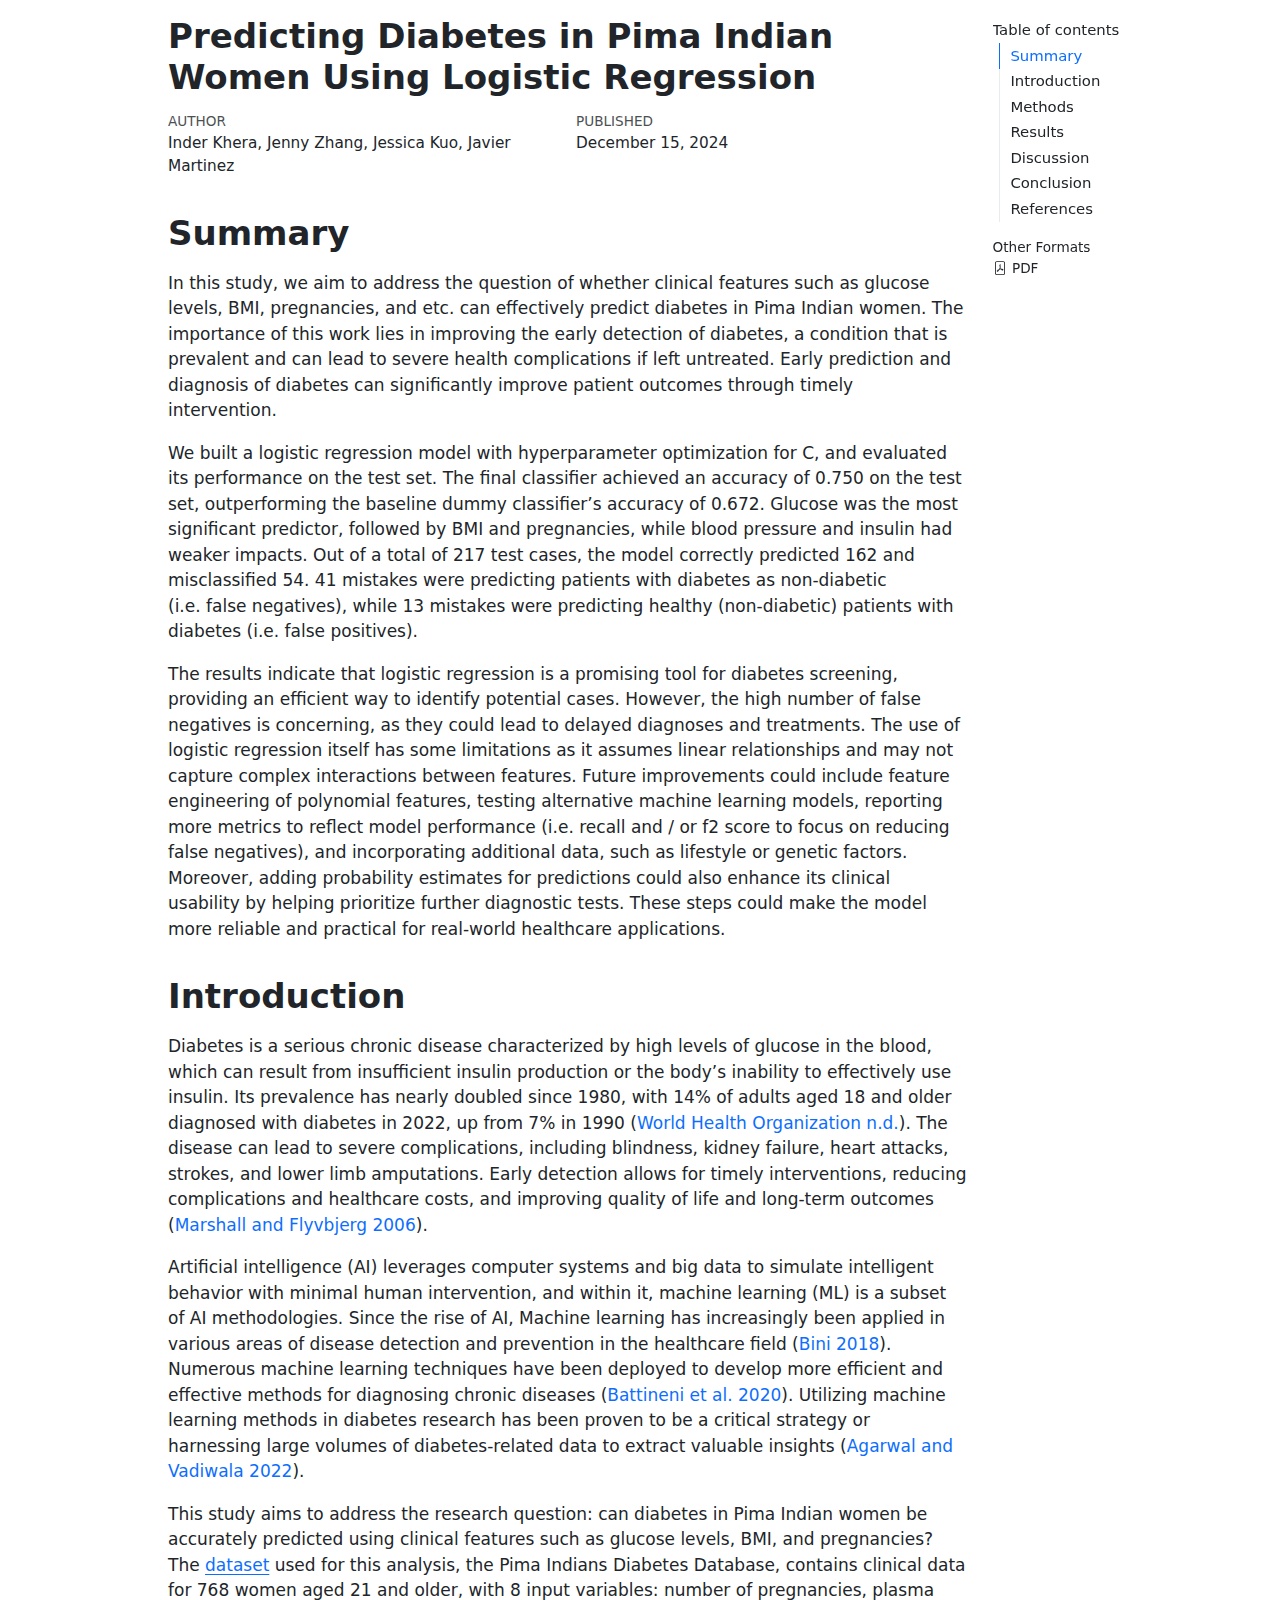
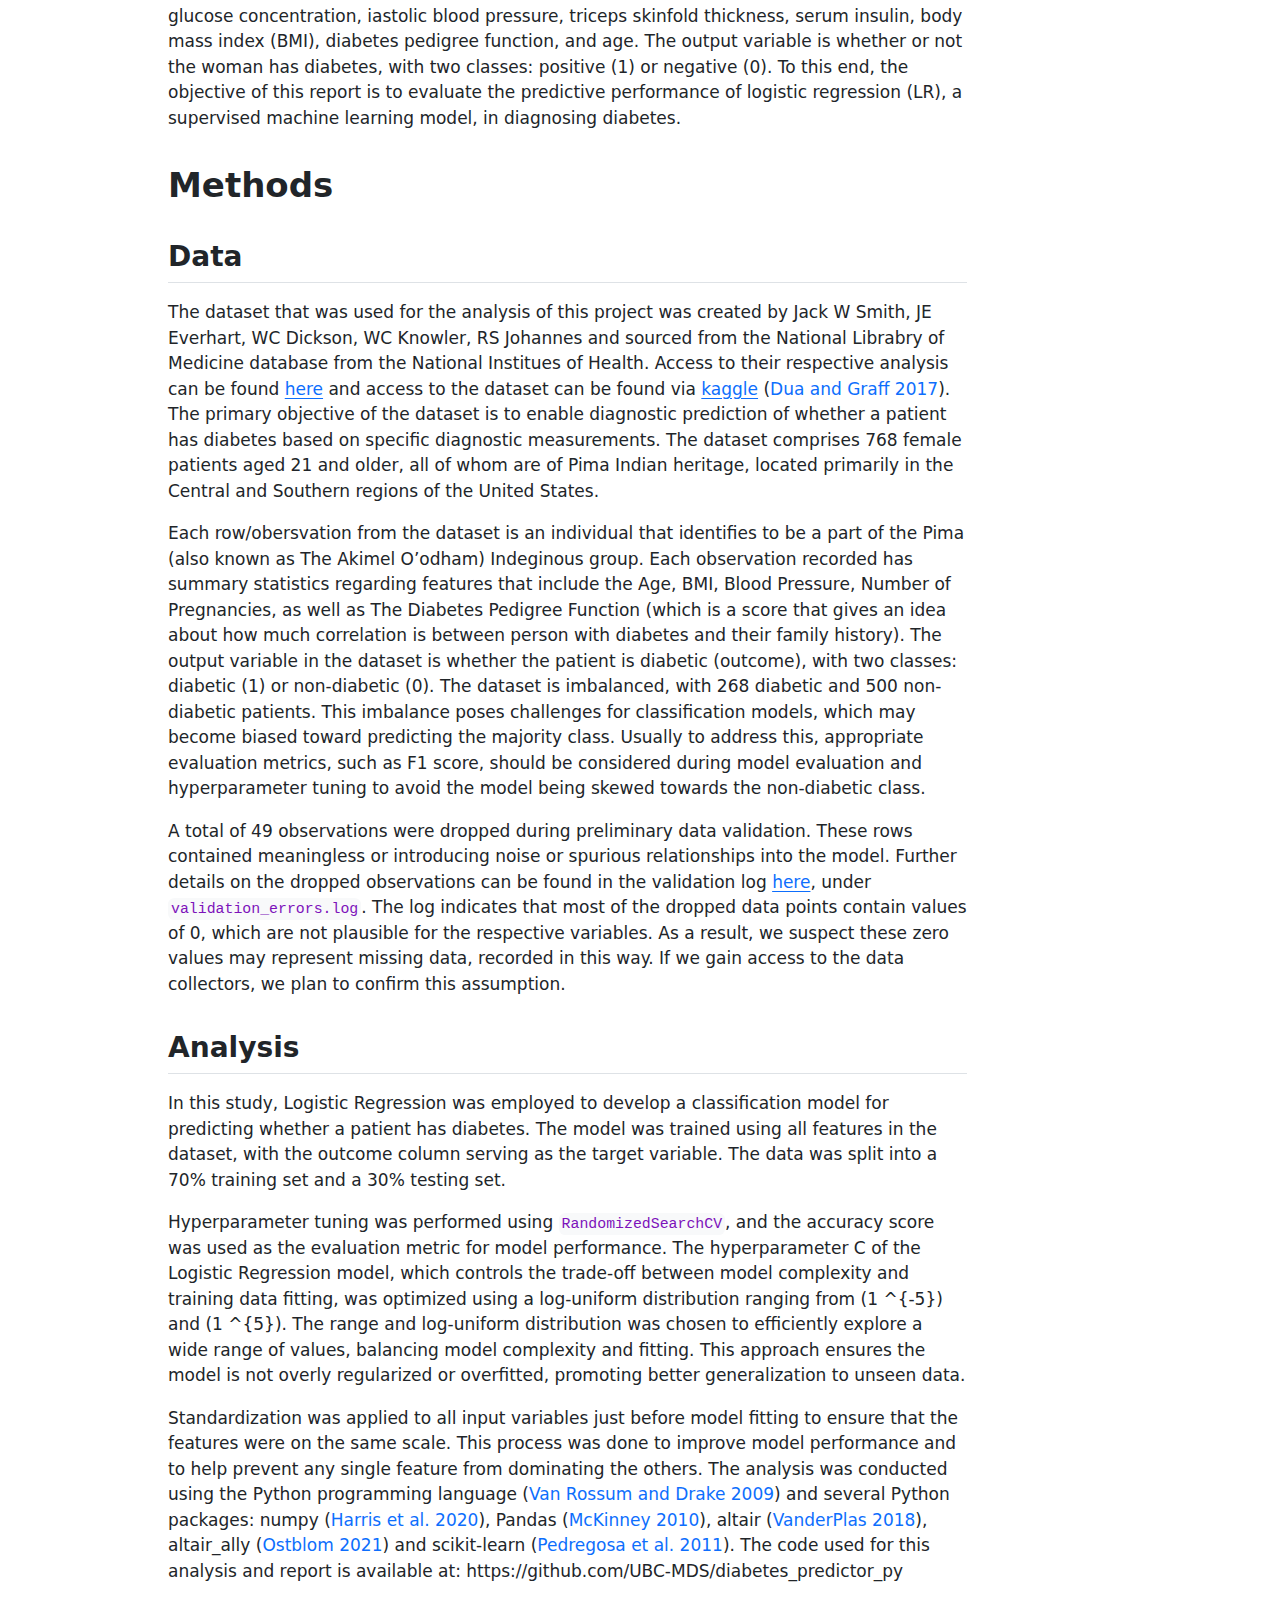
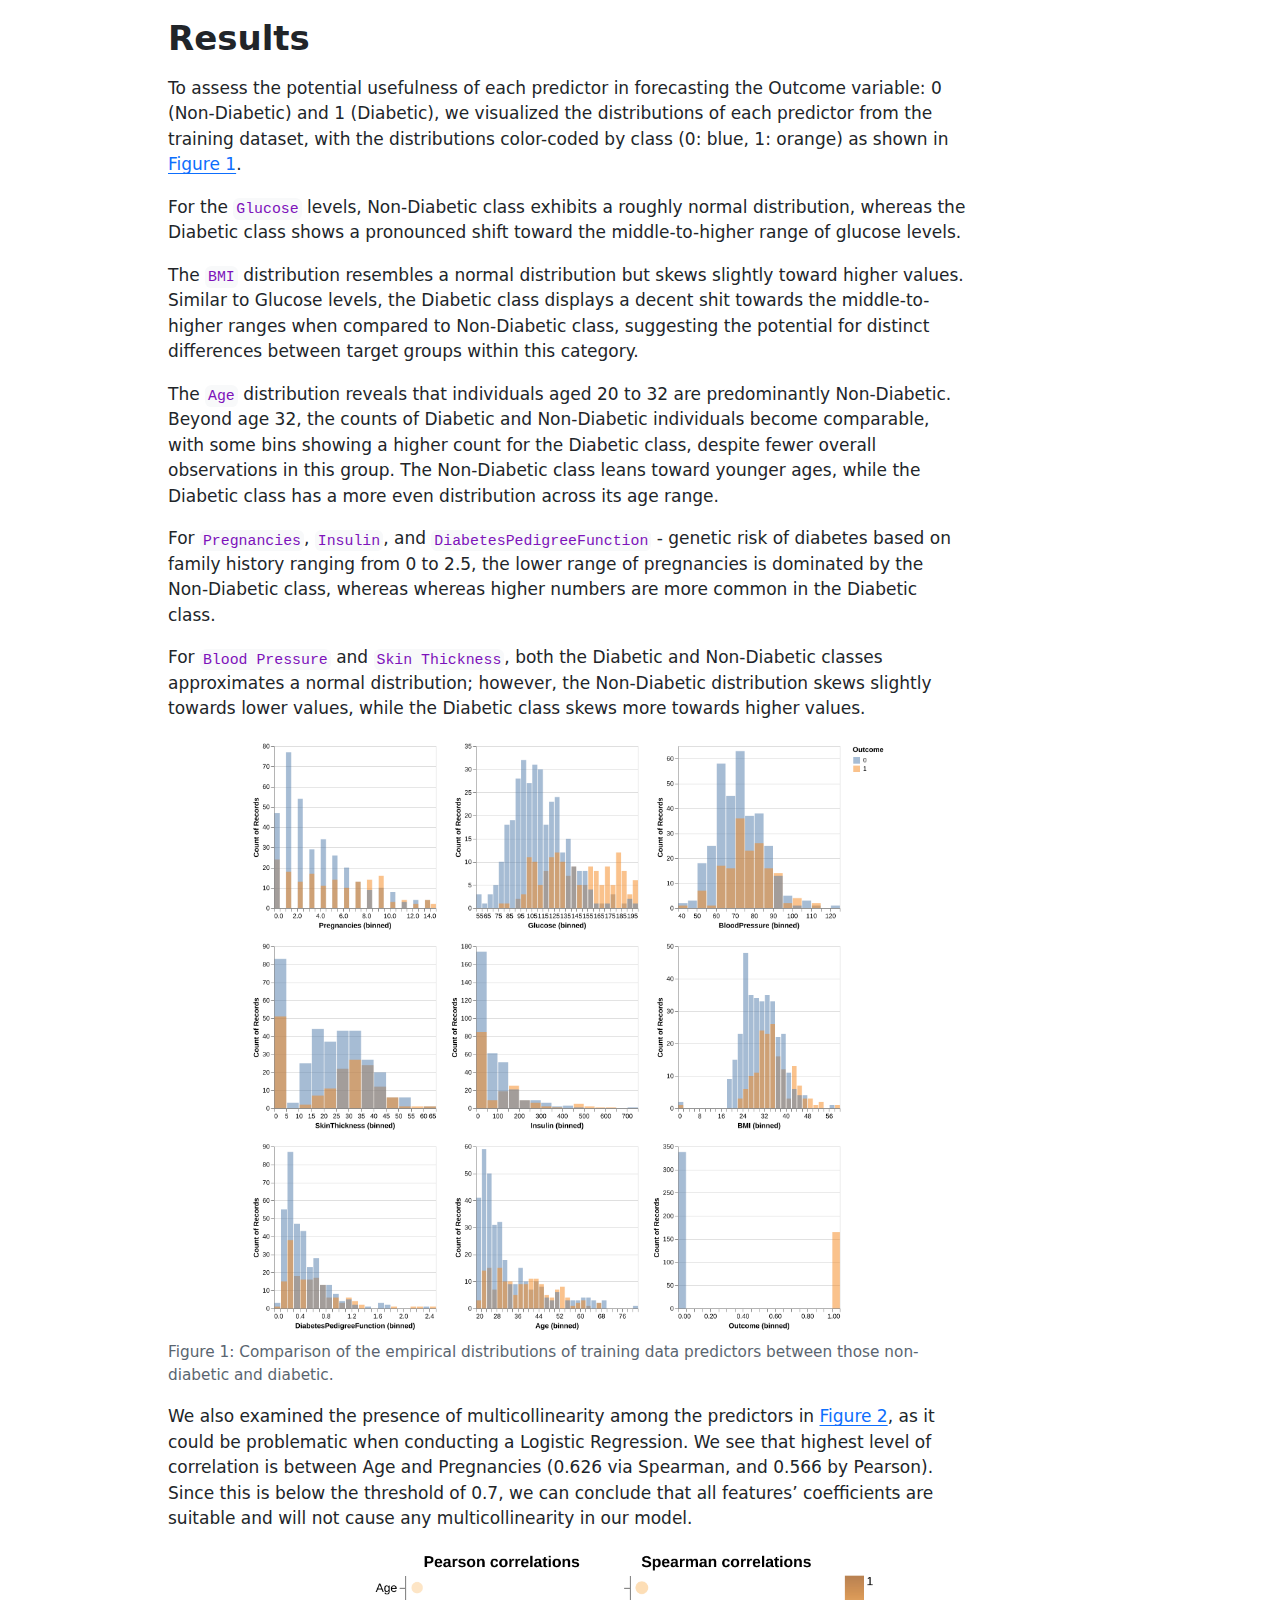
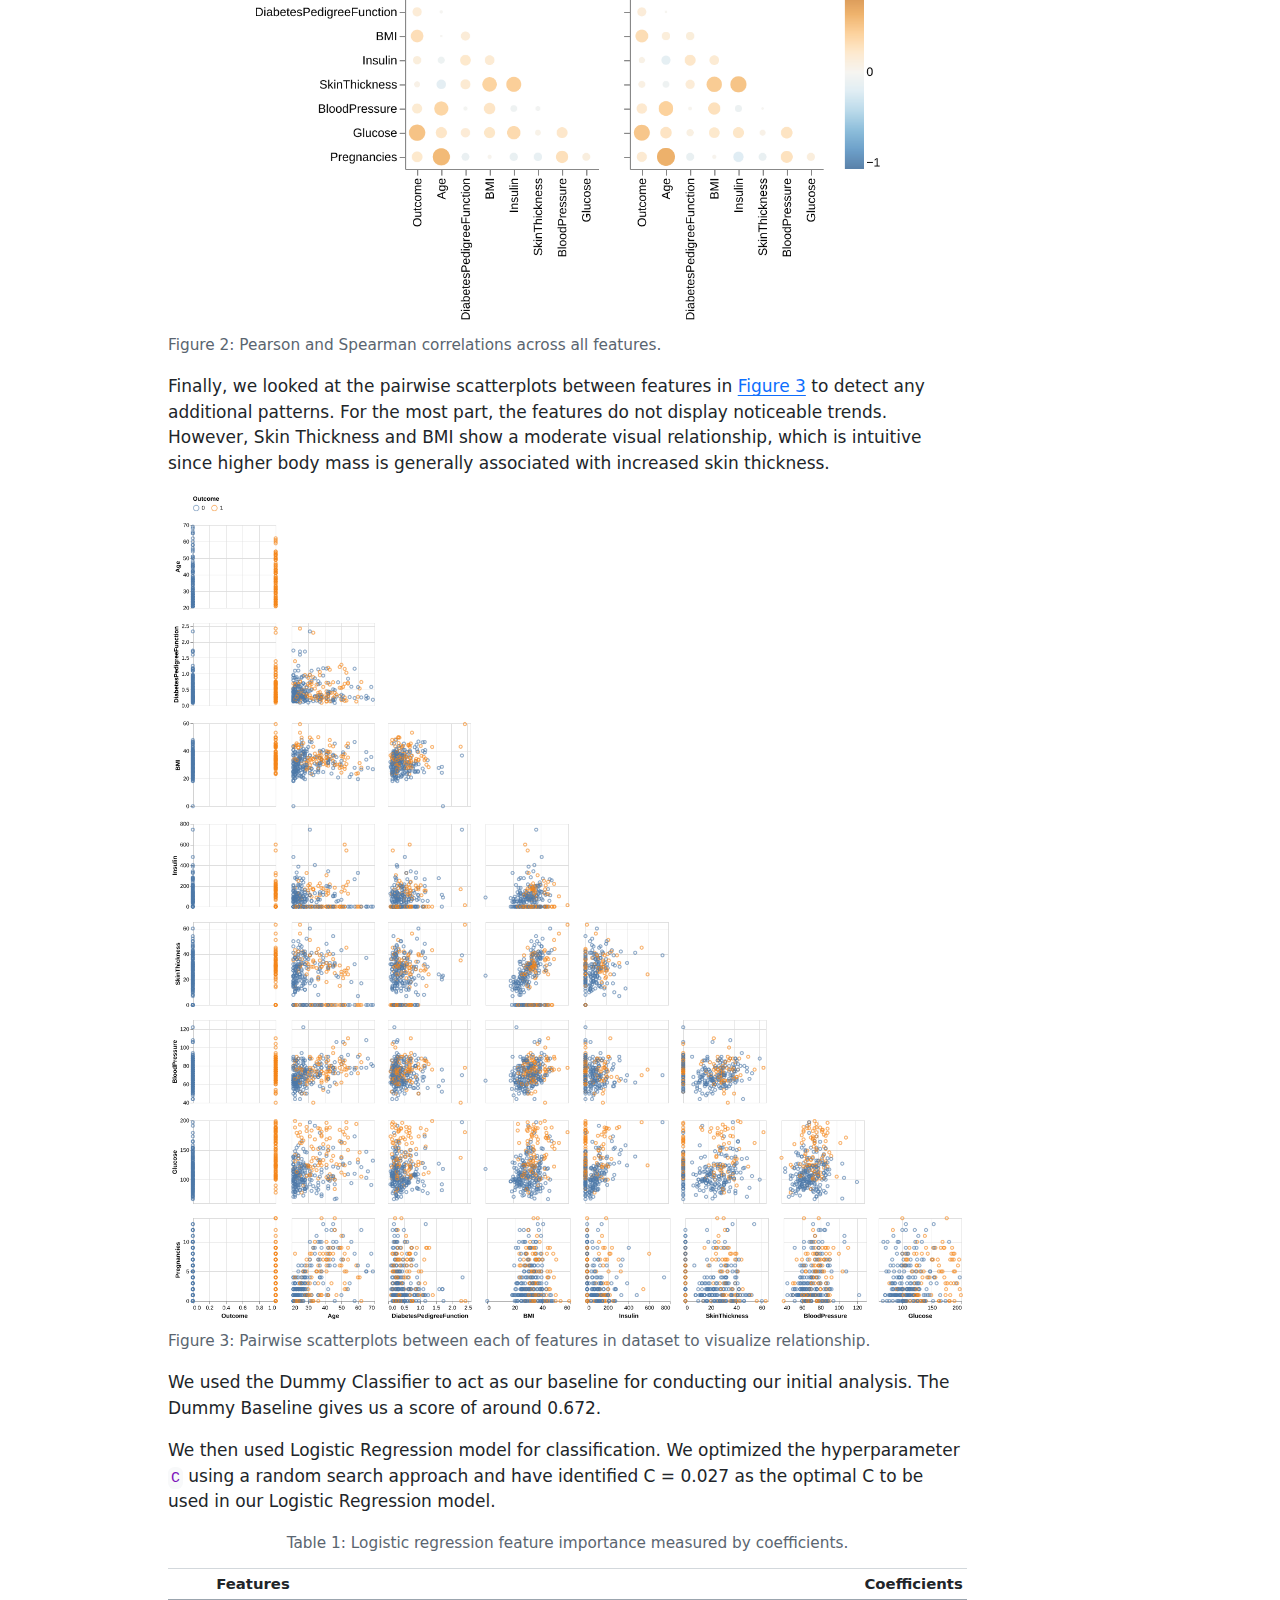
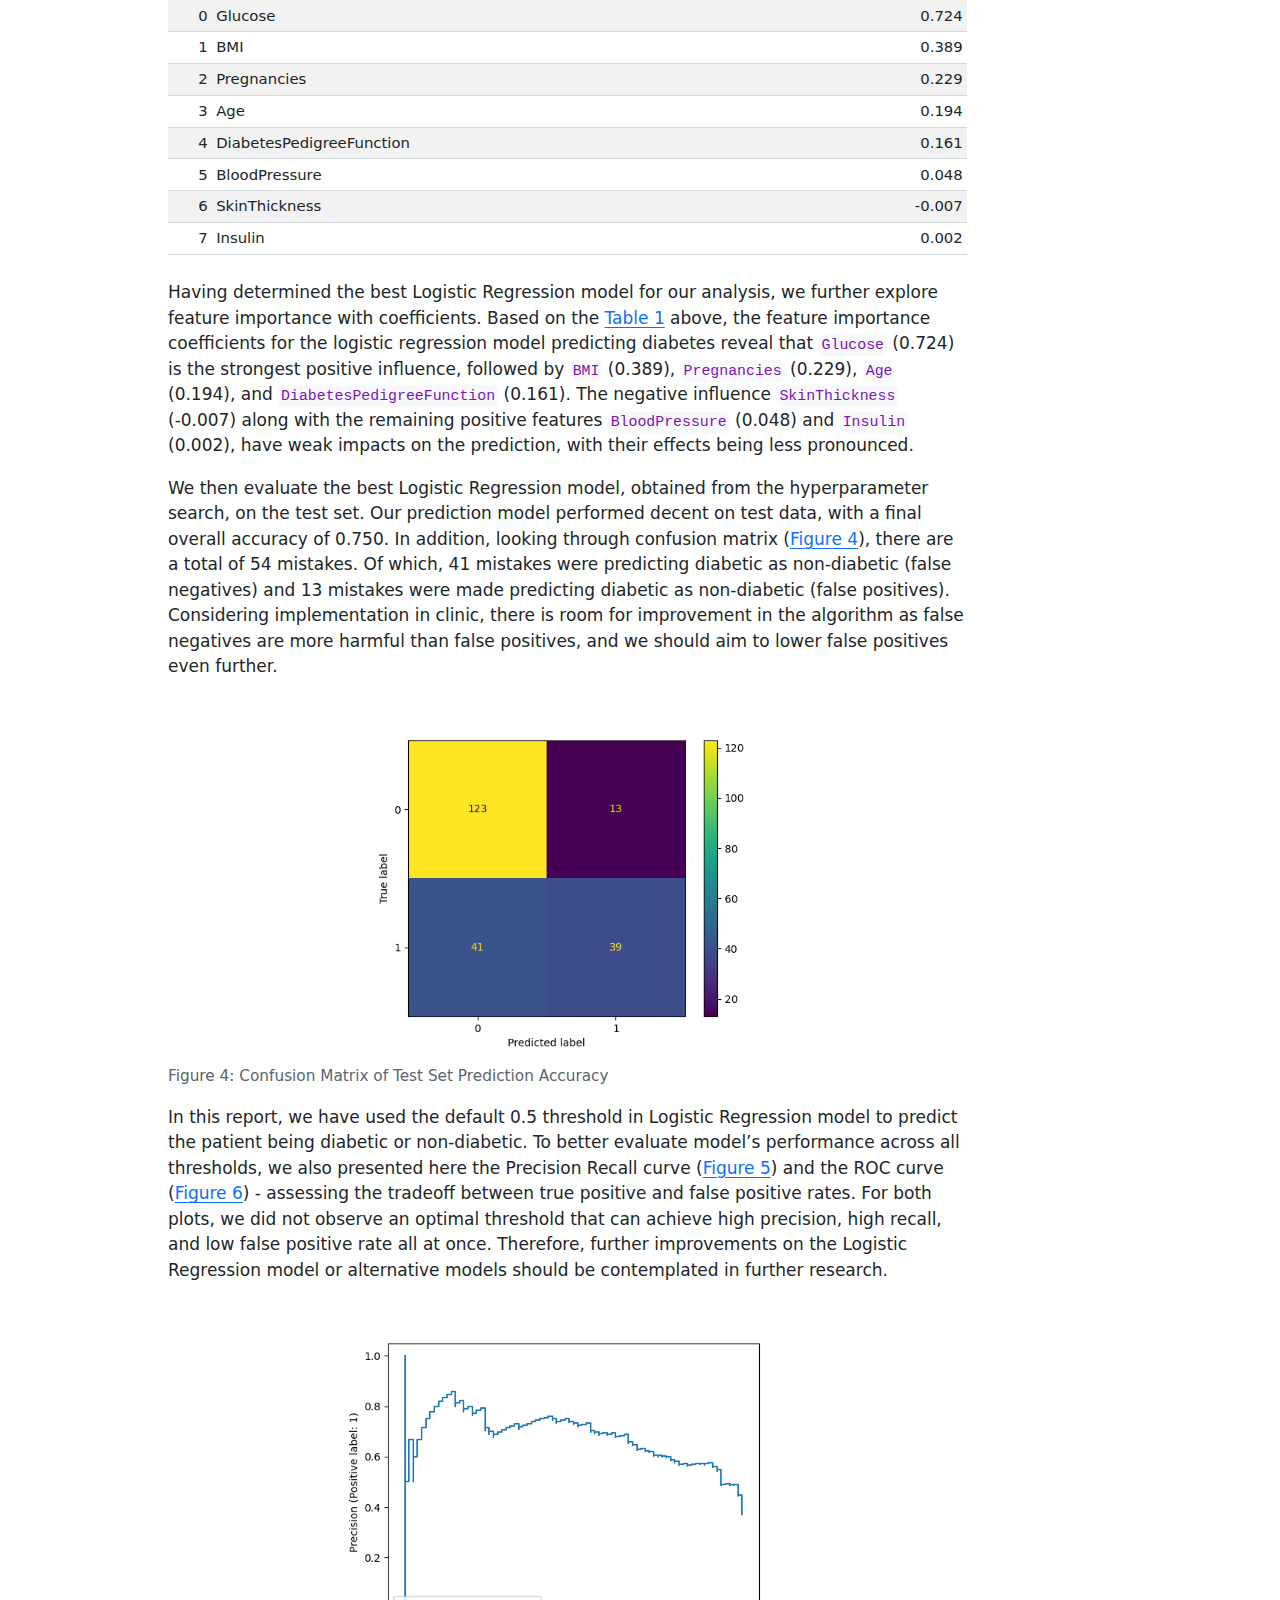
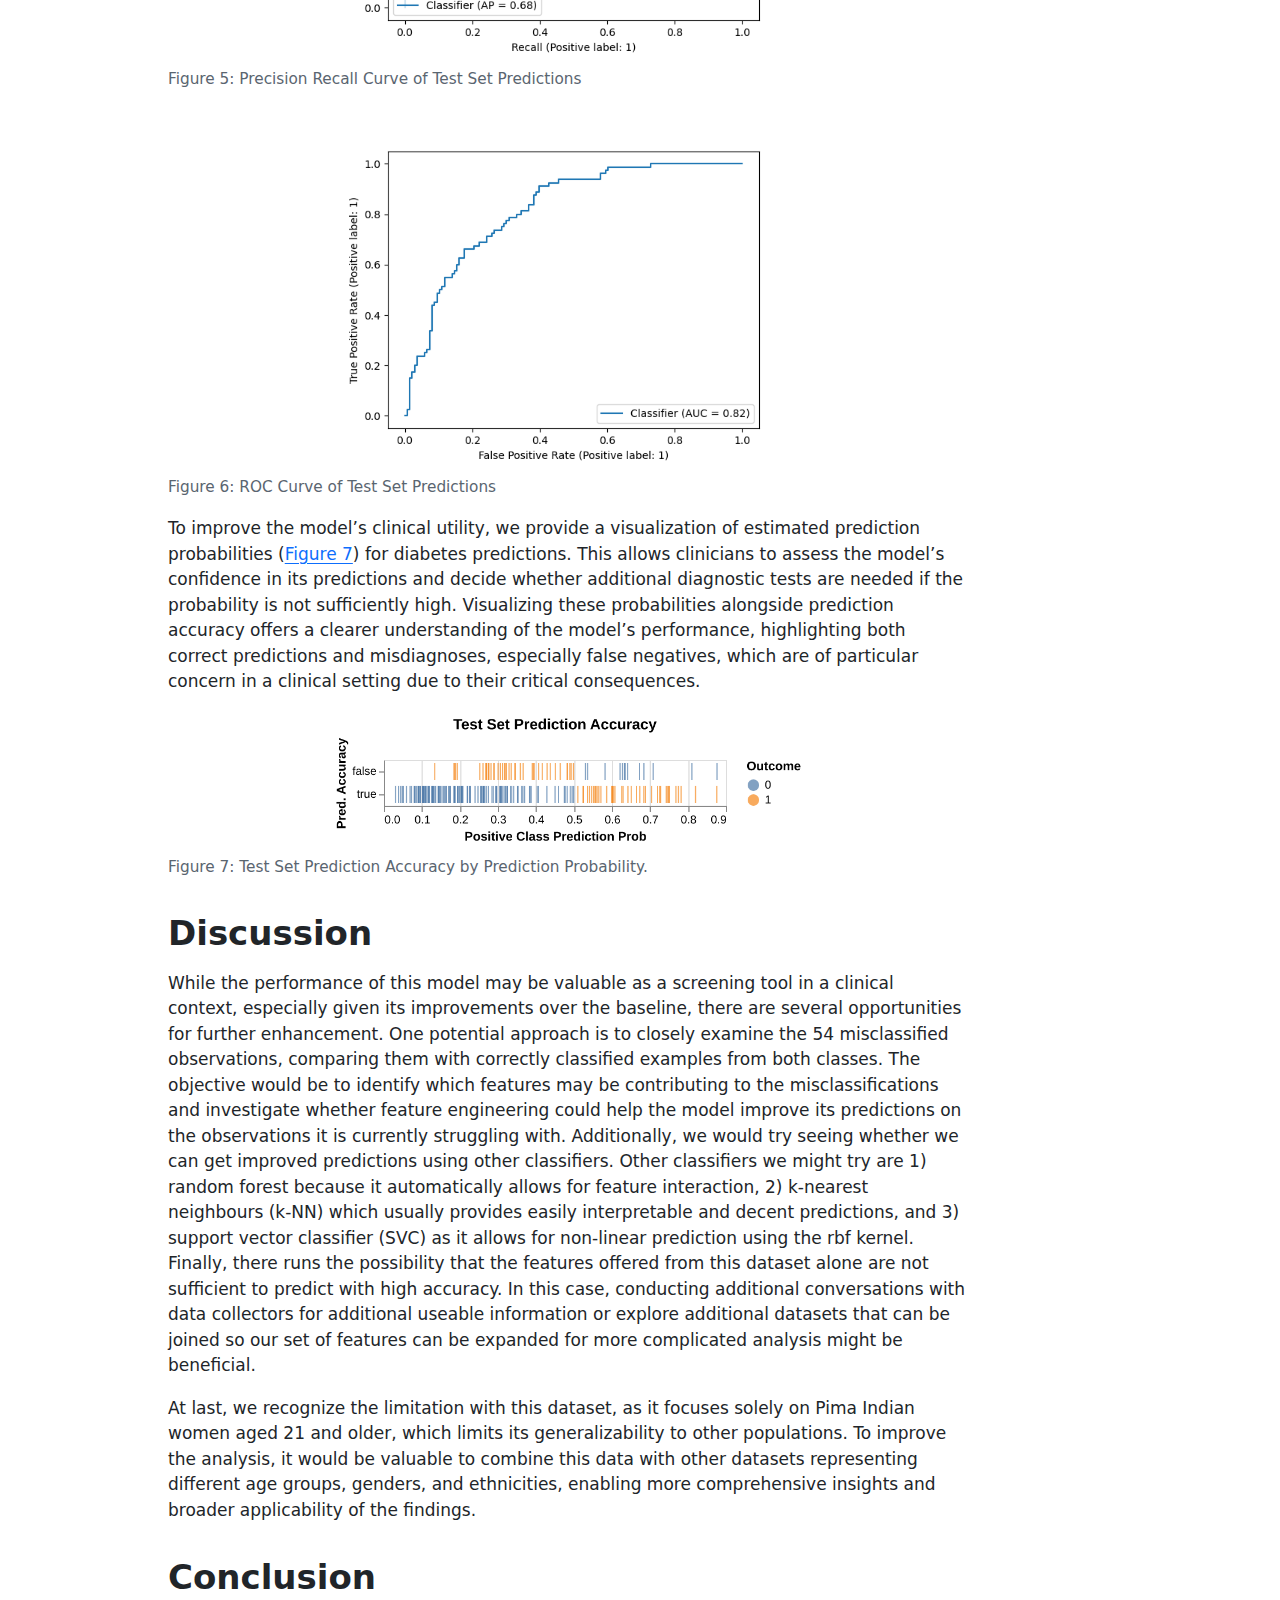
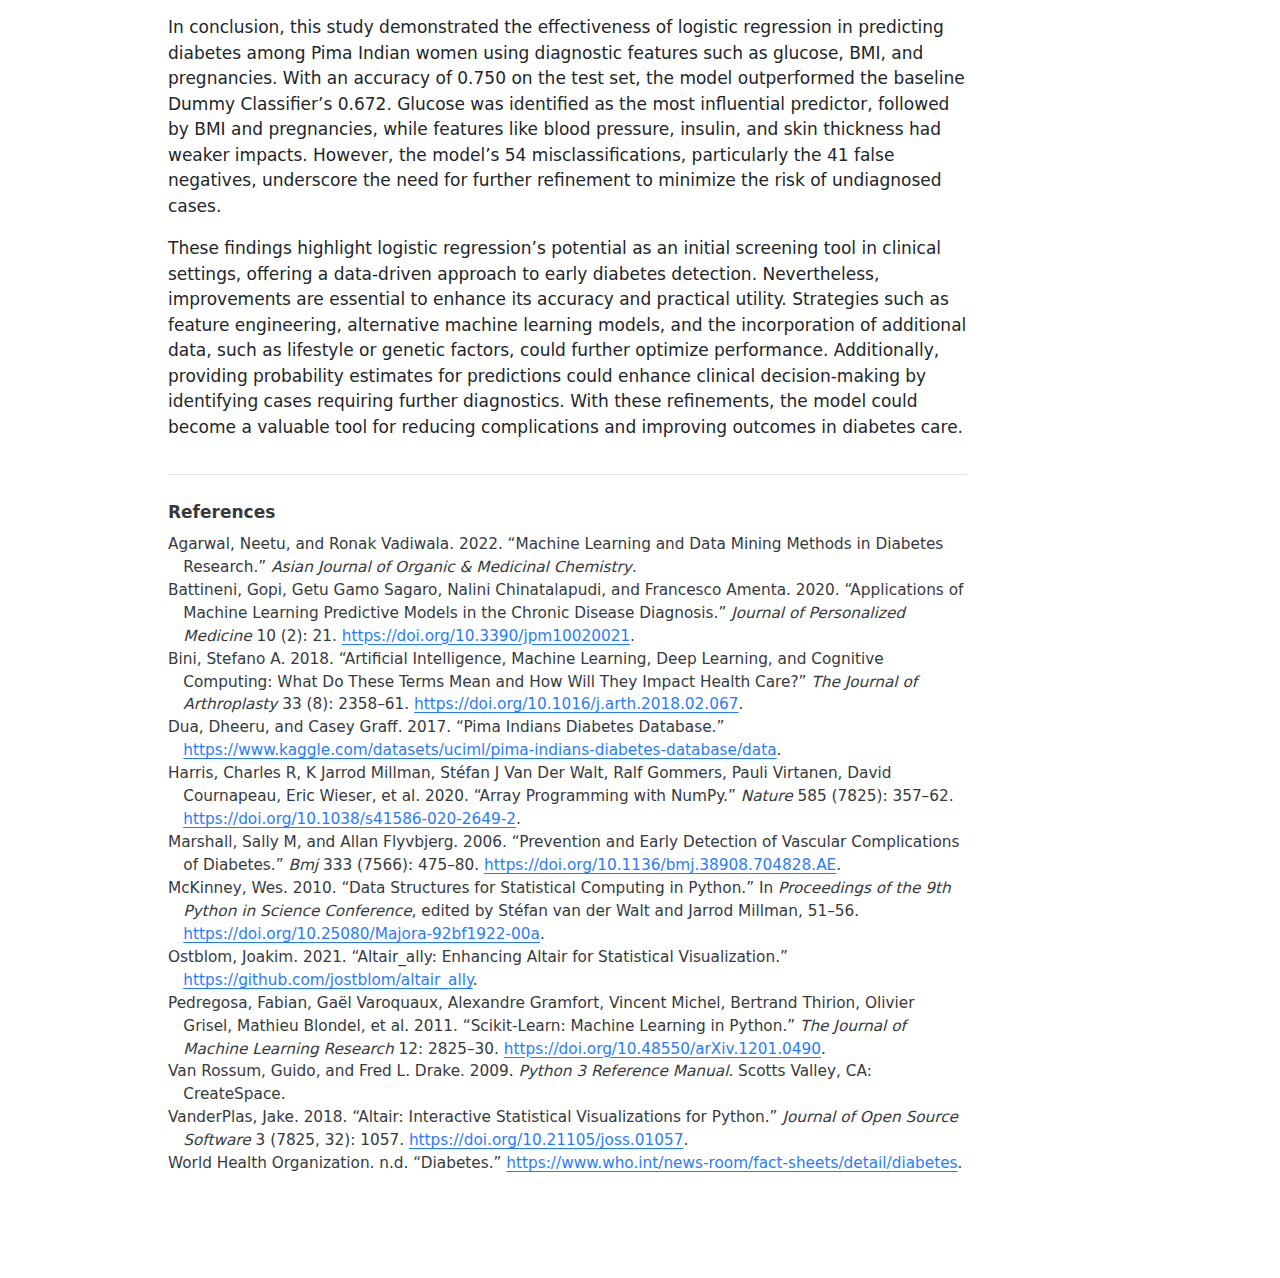
<file: reports/diabetes_analysis.html>
<!DOCTYPE html>
<html xmlns="http://www.w3.org/1999/xhtml" lang="en" xml:lang="en"><head>

<meta charset="utf-8">
<meta name="generator" content="quarto-1.5.57">

<meta name="viewport" content="width=device-width, initial-scale=1.0, user-scalable=yes">

<meta name="author" content="Inder Khera, Jenny Zhang, Jessica Kuo, Javier Martinez">
<meta name="dcterms.date" content="2024-12-15">

<title>Predicting Diabetes in Pima Indian Women Using Logistic Regression</title>
<style>
code{white-space: pre-wrap;}
span.smallcaps{font-variant: small-caps;}
div.columns{display: flex; gap: min(4vw, 1.5em);}
div.column{flex: auto; overflow-x: auto;}
div.hanging-indent{margin-left: 1.5em; text-indent: -1.5em;}
ul.task-list{list-style: none;}
ul.task-list li input[type="checkbox"] {
  width: 0.8em;
  margin: 0 0.8em 0.2em -1em; /* quarto-specific, see https://github.com/quarto-dev/quarto-cli/issues/4556 */ 
  vertical-align: middle;
}
/* CSS for citations */
div.csl-bib-body { }
div.csl-entry {
  clear: both;
  margin-bottom: 0em;
}
.hanging-indent div.csl-entry {
  margin-left:2em;
  text-indent:-2em;
}
div.csl-left-margin {
  min-width:2em;
  float:left;
}
div.csl-right-inline {
  margin-left:2em;
  padding-left:1em;
}
div.csl-indent {
  margin-left: 2em;
}</style>


<script src="diabetes_analysis_files/libs/clipboard/clipboard.min.js"></script>
<script src="diabetes_analysis_files/libs/quarto-html/quarto.js"></script>
<script src="diabetes_analysis_files/libs/quarto-html/popper.min.js"></script>
<script src="diabetes_analysis_files/libs/quarto-html/tippy.umd.min.js"></script>
<script src="diabetes_analysis_files/libs/quarto-html/anchor.min.js"></script>
<link href="diabetes_analysis_files/libs/quarto-html/tippy.css" rel="stylesheet">
<link href="diabetes_analysis_files/libs/quarto-html/quarto-syntax-highlighting.css" rel="stylesheet" id="quarto-text-highlighting-styles">
<script src="diabetes_analysis_files/libs/bootstrap/bootstrap.min.js"></script>
<link href="diabetes_analysis_files/libs/bootstrap/bootstrap-icons.css" rel="stylesheet">
<link href="diabetes_analysis_files/libs/bootstrap/bootstrap.min.css" rel="stylesheet" id="quarto-bootstrap" data-mode="light">


</head>

<body>

<div id="quarto-content" class="page-columns page-rows-contents page-layout-article">
<div id="quarto-margin-sidebar" class="sidebar margin-sidebar">
  <nav id="TOC" role="doc-toc" class="toc-active">
    <h2 id="toc-title">Table of contents</h2>
   
  <ul>
  <li><a href="#summary" id="toc-summary" class="nav-link active" data-scroll-target="#summary">Summary</a></li>
  <li><a href="#introduction" id="toc-introduction" class="nav-link" data-scroll-target="#introduction">Introduction</a></li>
  <li><a href="#methods" id="toc-methods" class="nav-link" data-scroll-target="#methods">Methods</a>
  <ul class="collapse">
  <li><a href="#data" id="toc-data" class="nav-link" data-scroll-target="#data">Data</a></li>
  <li><a href="#analysis" id="toc-analysis" class="nav-link" data-scroll-target="#analysis">Analysis</a></li>
  </ul></li>
  <li><a href="#results" id="toc-results" class="nav-link" data-scroll-target="#results">Results</a></li>
  <li><a href="#discussion" id="toc-discussion" class="nav-link" data-scroll-target="#discussion">Discussion</a></li>
  <li><a href="#conclusion" id="toc-conclusion" class="nav-link" data-scroll-target="#conclusion">Conclusion</a></li>
  <li><a href="#references" id="toc-references" class="nav-link" data-scroll-target="#references">References</a></li>
  </ul>
<div class="quarto-alternate-formats"><h2>Other Formats</h2><ul><li><a href="diabetes_analysis.pdf"><i class="bi bi-file-pdf"></i>PDF</a></li></ul></div></nav>
</div>
<main class="content" id="quarto-document-content">

<header id="title-block-header" class="quarto-title-block default">
<div class="quarto-title">
<h1 class="title">Predicting Diabetes in Pima Indian Women Using Logistic Regression</h1>
</div>



<div class="quarto-title-meta">

    <div>
    <div class="quarto-title-meta-heading">Author</div>
    <div class="quarto-title-meta-contents">
             <p>Inder Khera, Jenny Zhang, Jessica Kuo, Javier Martinez </p>
          </div>
  </div>
    
    <div>
    <div class="quarto-title-meta-heading">Published</div>
    <div class="quarto-title-meta-contents">
      <p class="date">December 15, 2024</p>
    </div>
  </div>
  
    
  </div>
  


</header>


<section id="summary" class="level1">
<h1>Summary</h1>
<p>In this study, we aim to address the question of whether clinical features such as glucose levels, BMI, pregnancies, and etc. can effectively predict diabetes in Pima Indian women. The importance of this work lies in improving the early detection of diabetes, a condition that is prevalent and can lead to severe health complications if left untreated. Early prediction and diagnosis of diabetes can significantly improve patient outcomes through timely intervention.</p>
<p>We built a logistic regression model with hyperparameter optimization for C, and evaluated its performance on the test set. The final classifier achieved an accuracy of 0.750 on the test set, outperforming the baseline dummy classifier’s accuracy of 0.672. Glucose was the most significant predictor, followed by BMI and pregnancies, while blood pressure and insulin had weaker impacts. Out of a total of 217 test cases, the model correctly predicted 162 and misclassified 54. 41 mistakes were predicting patients with diabetes as non-diabetic (i.e.&nbsp;false negatives), while 13 mistakes were predicting healthy (non-diabetic) patients with diabetes (i.e.&nbsp;false positives).</p>
<p>The results indicate that logistic regression is a promising tool for diabetes screening, providing an efficient way to identify potential cases. However, the high number of false negatives is concerning, as they could lead to delayed diagnoses and treatments. The use of logistic regression itself has some limitations as it assumes linear relationships and may not capture complex interactions between features. Future improvements could include feature engineering of polynomial features, testing alternative machine learning models, reporting more metrics to reflect model performance (i.e.&nbsp;recall and / or f2 score to focus on reducing false negatives), and incorporating additional data, such as lifestyle or genetic factors. Moreover, adding probability estimates for predictions could also enhance its clinical usability by helping prioritize further diagnostic tests. These steps could make the model more reliable and practical for real-world healthcare applications.</p>
</section>
<section id="introduction" class="level1">
<h1>Introduction</h1>
<p>Diabetes is a serious chronic disease characterized by high levels of glucose in the blood, which can result from insufficient insulin production or the body’s inability to effectively use insulin. Its prevalence has nearly doubled since 1980, with 14% of adults aged 18 and older diagnosed with diabetes in 2022, up from 7% in 1990 <span class="citation" data-cites="who_diabetes">(<a href="#ref-who_diabetes" role="doc-biblioref">World Health Organization n.d.</a>)</span>. The disease can lead to severe complications, including blindness, kidney failure, heart attacks, strokes, and lower limb amputations. Early detection allows for timely interventions, reducing complications and healthcare costs, and improving quality of life and long-term outcomes <span class="citation" data-cites="marshall2006prevention">(<a href="#ref-marshall2006prevention" role="doc-biblioref">Marshall and Flyvbjerg 2006</a>)</span>.</p>
<p>Artificial intelligence (AI) leverages computer systems and big data to simulate intelligent behavior with minimal human intervention, and within it, machine learning (ML) is a subset of AI methodologies. Since the rise of AI, Machine learning has increasingly been applied in various areas of disease detection and prevention in the healthcare field <span class="citation" data-cites="bini2018artificial">(<a href="#ref-bini2018artificial" role="doc-biblioref">Bini 2018</a>)</span>. Numerous machine learning techniques have been deployed to develop more efficient and effective methods for diagnosing chronic diseases <span class="citation" data-cites="battineni2020applications">(<a href="#ref-battineni2020applications" role="doc-biblioref">Battineni et al. 2020</a>)</span>. Utilizing machine learning methods in diabetes research has been proven to be a critical strategy or harnessing large volumes of diabetes-related data to extract valuable insights <span class="citation" data-cites="agarwal2022machine">(<a href="#ref-agarwal2022machine" role="doc-biblioref">Agarwal and Vadiwala 2022</a>)</span>.</p>
<p>This study aims to address the research question: can diabetes in Pima Indian women be accurately predicted using clinical features such as glucose levels, BMI, and pregnancies? The <a href="https://www.kaggle.com/datasets/uciml/pima-indians-diabetes-database/data">dataset</a> used for this analysis, the Pima Indians Diabetes Database, contains clinical data for 768 women aged 21 and older, with 8 input variables: number of pregnancies, plasma glucose concentration, iastolic blood pressure, triceps skinfold thickness, serum insulin, body mass index (BMI), diabetes pedigree function, and age. The output variable is whether or not the woman has diabetes, with two classes: positive (1) or negative (0). To this end, the objective of this report is to evaluate the predictive performance of logistic regression (LR), a supervised machine learning model, in diagnosing diabetes.</p>
</section>
<section id="methods" class="level1">
<h1>Methods</h1>
<section id="data" class="level2">
<h2 class="anchored" data-anchor-id="data">Data</h2>
<p>The dataset that was used for the analysis of this project was created by Jack W Smith, JE Everhart, WC Dickson, WC Knowler, RS Johannes and sourced from the National Librabry of Medicine database from the National Institues of Health. Access to their respective analysis can be found <a href="https://pmc.ncbi.nlm.nih.gov/articles/PMC2245318/">here</a> and access to the dataset can be found via <a href="https://www.kaggle.com/datasets/uciml/pima-indians-diabetes-database/data">kaggle</a> <span class="citation" data-cites="dua2017pima">(<a href="#ref-dua2017pima" role="doc-biblioref">Dua and Graff 2017</a>)</span>. The primary objective of the dataset is to enable diagnostic prediction of whether a patient has diabetes based on specific diagnostic measurements. The dataset comprises 768 female patients aged 21 and older, all of whom are of Pima Indian heritage, located primarily in the Central and Southern regions of the United States.</p>
<p>Each row/obersvation from the dataset is an individual that identifies to be a part of the Pima (also known as The Akimel O’odham) Indeginous group. Each observation recorded has summary statistics regarding features that include the Age, BMI, Blood Pressure, Number of Pregnancies, as well as The Diabetes Pedigree Function (which is a score that gives an idea about how much correlation is between person with diabetes and their family history). The output variable in the dataset is whether the patient is diabetic (outcome), with two classes: diabetic (1) or non-diabetic (0). The dataset is imbalanced, with 268 diabetic and 500 non-diabetic patients. This imbalance poses challenges for classification models, which may become biased toward predicting the majority class. Usually to address this, appropriate evaluation metrics, such as F1 score, should be considered during model evaluation and hyperparameter tuning to avoid the model being skewed towards the non-diabetic class.</p>
<p>A total of 49 observations were dropped during preliminary data validation. These rows contained meaningless or introducing noise or spurious relationships into the model. Further details on the dropped observations can be found in the validation log <a href="https://github.com/UBC-MDS/diabetes_predictor_py/tree/main/reports">here</a>, under <code>validation_errors.log</code>. The log indicates that most of the dropped data points contain values of 0, which are not plausible for the respective variables. As a result, we suspect these zero values may represent missing data, recorded in this way. If we gain access to the data collectors, we plan to confirm this assumption.</p>
</section>
<section id="analysis" class="level2">
<h2 class="anchored" data-anchor-id="analysis">Analysis</h2>
<p>In this study, Logistic Regression was employed to develop a classification model for predicting whether a patient has diabetes. The model was trained using all features in the dataset, with the outcome column serving as the target variable. The data was split into a 70% training set and a 30% testing set.</p>
<p>Hyperparameter tuning was performed using <code>RandomizedSearchCV</code>, and the accuracy score was used as the evaluation metric for model performance. The hyperparameter C of the Logistic Regression model, which controls the trade-off between model complexity and training data fitting, was optimized using a log-uniform distribution ranging from (1 ^{-5}) and (1 ^{5}). The range and log-uniform distribution was chosen to efficiently explore a wide range of values, balancing model complexity and fitting. This approach ensures the model is not overly regularized or overfitted, promoting better generalization to unseen data.</p>
<p>Standardization was applied to all input variables just before model fitting to ensure that the features were on the same scale. This process was done to improve model performance and to help prevent any single feature from dominating the others. The analysis was conducted using the Python programming language <span class="citation" data-cites="Python">(<a href="#ref-Python" role="doc-biblioref">Van Rossum and Drake 2009</a>)</span> and several Python packages: numpy <span class="citation" data-cites="harris2020array">(<a href="#ref-harris2020array" role="doc-biblioref">Harris et al. 2020</a>)</span>, Pandas <span class="citation" data-cites="pandas">(<a href="#ref-pandas" role="doc-biblioref">McKinney 2010</a>)</span>, altair <span class="citation" data-cites="altair">(<a href="#ref-altair" role="doc-biblioref">VanderPlas 2018</a>)</span>, altair_ally <span class="citation" data-cites="ostblom2021altair">(<a href="#ref-ostblom2021altair" role="doc-biblioref">Ostblom 2021</a>)</span> and scikit-learn <span class="citation" data-cites="pedregosa2011scikit">(<a href="#ref-pedregosa2011scikit" role="doc-biblioref">Pedregosa et al. 2011</a>)</span>. The code used for this analysis and report is available at: https://github.com/UBC-MDS/diabetes_predictor_py</p>
</section>
</section>
<section id="results" class="level1">
<h1>Results</h1>
<p>To assess the potential usefulness of each predictor in forecasting the Outcome variable: 0 (Non-Diabetic) and 1 (Diabetic), we visualized the distributions of each predictor from the training dataset, with the distributions color-coded by class (0: blue, 1: orange) as shown in <a href="#fig-feature_histograms" class="quarto-xref">Figure&nbsp;1</a>.</p>
<p>For the <code>Glucose</code> levels, Non-Diabetic class exhibits a roughly normal distribution, whereas the Diabetic class shows a pronounced shift toward the middle-to-higher range of glucose levels.</p>
<p>The <code>BMI</code> distribution resembles a normal distribution but skews slightly toward higher values. Similar to Glucose levels, the Diabetic class displays a decent shit towards the middle-to-higher ranges when compared to Non-Diabetic class, suggesting the potential for distinct differences between target groups within this category.</p>
<p>The <code>Age</code> distribution reveals that individuals aged 20 to 32 are predominantly Non-Diabetic. Beyond age 32, the counts of Diabetic and Non-Diabetic individuals become comparable, with some bins showing a higher count for the Diabetic class, despite fewer overall observations in this group. The Non-Diabetic class leans toward younger ages, while the Diabetic class has a more even distribution across its age range.</p>
<p>For <code>Pregnancies</code>, <code>Insulin</code>, and <code>DiabetesPedigreeFunction</code> - genetic risk of diabetes based on family history ranging from 0 to 2.5, the lower range of pregnancies is dominated by the Non-Diabetic class, whereas whereas higher numbers are more common in the Diabetic class.</p>
<p>For <code>Blood Pressure</code> and <code>Skin Thickness</code>, both the Diabetic and Non-Diabetic classes approximates a normal distribution; however, the Non-Diabetic distribution skews slightly towards lower values, while the Diabetic class skews more towards higher values.</p>
<div id="fig-feature_histograms" class="quarto-float quarto-figure quarto-figure-center anchored">
<figure class="quarto-float quarto-float-fig figure">
<div aria-describedby="fig-feature_histograms-caption-0ceaefa1-69ba-4598-a22c-09a6ac19f8ca">
<img src="../results/figures/feature_histograms.png" class="img-fluid figure-img" style="width:80.0%">
</div>
<figcaption class="quarto-float-caption-bottom quarto-float-caption quarto-float-fig" id="fig-feature_histograms-caption-0ceaefa1-69ba-4598-a22c-09a6ac19f8ca">
Figure&nbsp;1: Comparison of the empirical distributions of training data predictors between those non-diabetic and diabetic.
</figcaption>
</figure>
</div>
<p>We also examined the presence of multicollinearity among the predictors in <a href="#fig-correlation_heatmap" class="quarto-xref">Figure&nbsp;2</a>, as it could be problematic when conducting a Logistic Regression. We see that highest level of correlation is between Age and Pregnancies (0.626 via Spearman, and 0.566 by Pearson). Since this is below the threshold of 0.7, we can conclude that all features’ coefficients are suitable and will not cause any multicollinearity in our model.</p>
<div id="fig-correlation_heatmap" class="quarto-float quarto-figure quarto-figure-center anchored">
<figure class="quarto-float quarto-float-fig figure">
<div aria-describedby="fig-correlation_heatmap-caption-0ceaefa1-69ba-4598-a22c-09a6ac19f8ca">
<img src="../results/figures/correlation_heatmap.png" class="img-fluid figure-img" style="width:80.0%">
</div>
<figcaption class="quarto-float-caption-bottom quarto-float-caption quarto-float-fig" id="fig-correlation_heatmap-caption-0ceaefa1-69ba-4598-a22c-09a6ac19f8ca">
Figure&nbsp;2: Pearson and Spearman correlations across all features.
</figcaption>
</figure>
</div>
<p>Finally, we looked at the pairwise scatterplots between features in <a href="#fig-pairwise_scatterplot" class="quarto-xref">Figure&nbsp;3</a> to detect any additional patterns. For the most part, the features do not display noticeable trends. However, Skin Thickness and BMI show a moderate visual relationship, which is intuitive since higher body mass is generally associated with increased skin thickness.</p>
<div id="fig-pairwise_scatterplot" class="quarto-float quarto-figure quarto-figure-center anchored">
<figure class="quarto-float quarto-float-fig figure">
<div aria-describedby="fig-pairwise_scatterplot-caption-0ceaefa1-69ba-4598-a22c-09a6ac19f8ca">
<img src="../results/figures/pairwise_scatterplot.png" class="img-fluid figure-img" style="width:110.0%">
</div>
<figcaption class="quarto-float-caption-bottom quarto-float-caption quarto-float-fig" id="fig-pairwise_scatterplot-caption-0ceaefa1-69ba-4598-a22c-09a6ac19f8ca">
Figure&nbsp;3: Pairwise scatterplots between each of features in dataset to visualize relationship.
</figcaption>
</figure>
</div>
<p>We used the Dummy Classifier to act as our baseline for conducting our initial analysis. The Dummy Baseline gives us a score of around 0.672.</p>
<p>We then used Logistic Regression model for classification. We optimized the hyperparameter <code>C</code> using a random search approach and have identified C = 0.027 as the optimal C to be used in our Logistic Regression model.</p>
<div class="cell" data-execution_count="2">
<div id="tbl-coeff_table" class="cell quarto-float quarto-figure quarto-figure-center anchored" data-execution_count="2">
<figure class="quarto-float quarto-float-tbl figure">
<figcaption class="quarto-float-caption-top quarto-float-caption quarto-float-tbl" id="tbl-coeff_table-caption-0ceaefa1-69ba-4598-a22c-09a6ac19f8ca">
Table&nbsp;1: Logistic regression feature importance measured by coefficients.
</figcaption>
<div aria-describedby="tbl-coeff_table-caption-0ceaefa1-69ba-4598-a22c-09a6ac19f8ca">
<div class="cell-output cell-output-display cell-output-markdown" data-execution_count="24">
<table class="do-not-create-environment cell caption-top table table-sm table-striped small">
<thead>
<tr class="header">
<th style="text-align: right;"></th>
<th style="text-align: left;">Features</th>
<th style="text-align: right;">Coefficients</th>
</tr>
</thead>
<tbody>
<tr class="odd">
<td style="text-align: right;">0</td>
<td style="text-align: left;">Glucose</td>
<td style="text-align: right;">0.724</td>
</tr>
<tr class="even">
<td style="text-align: right;">1</td>
<td style="text-align: left;">BMI</td>
<td style="text-align: right;">0.389</td>
</tr>
<tr class="odd">
<td style="text-align: right;">2</td>
<td style="text-align: left;">Pregnancies</td>
<td style="text-align: right;">0.229</td>
</tr>
<tr class="even">
<td style="text-align: right;">3</td>
<td style="text-align: left;">Age</td>
<td style="text-align: right;">0.194</td>
</tr>
<tr class="odd">
<td style="text-align: right;">4</td>
<td style="text-align: left;">DiabetesPedigreeFunction</td>
<td style="text-align: right;">0.161</td>
</tr>
<tr class="even">
<td style="text-align: right;">5</td>
<td style="text-align: left;">BloodPressure</td>
<td style="text-align: right;">0.048</td>
</tr>
<tr class="odd">
<td style="text-align: right;">6</td>
<td style="text-align: left;">SkinThickness</td>
<td style="text-align: right;">-0.007</td>
</tr>
<tr class="even">
<td style="text-align: right;">7</td>
<td style="text-align: left;">Insulin</td>
<td style="text-align: right;">0.002</td>
</tr>
</tbody>
</table>
</div>
</div>
</figure>
</div>
</div>
<p>Having determined the best Logistic Regression model for our analysis, we further explore feature importance with coefficients. Based on the <a href="#tbl-coeff_table" class="quarto-xref">Table&nbsp;1</a> above, the feature importance coefficients for the logistic regression model predicting diabetes reveal that <code>Glucose</code> (0.724) is the strongest positive influence, followed by <code>BMI</code> (0.389), <code>Pregnancies</code> (0.229), <code>Age</code> (0.194), and <code>DiabetesPedigreeFunction</code> (0.161). The negative influence <code>SkinThickness</code> (-0.007) along with the remaining positive features <code>BloodPressure</code> (0.048) and <code>Insulin</code> (0.002), have weak impacts on the prediction, with their effects being less pronounced.</p>
<p>We then evaluate the best Logistic Regression model, obtained from the hyperparameter search, on the test set. Our prediction model performed decent on test data, with a final overall accuracy of 0.750. In addition, looking through confusion matrix (<a href="#fig-test_confusion_matrix" class="quarto-xref">Figure&nbsp;4</a>), there are a total of 54 mistakes. Of which, 41 mistakes were predicting diabetic as non-diabetic (false negatives) and 13 mistakes were made predicting diabetic as non-diabetic (false positives). Considering implementation in clinic, there is room for improvement in the algorithm as false negatives are more harmful than false positives, and we should aim to lower false positives even further.</p>
<div id="fig-test_confusion_matrix" class="quarto-float quarto-figure quarto-figure-center anchored">
<figure class="quarto-float quarto-float-fig figure">
<div aria-describedby="fig-test_confusion_matrix-caption-0ceaefa1-69ba-4598-a22c-09a6ac19f8ca">
<img src="../results/figures/confusion_matrix_plot.png" class="img-fluid figure-img" style="width:60.0%">
</div>
<figcaption class="quarto-float-caption-bottom quarto-float-caption quarto-float-fig" id="fig-test_confusion_matrix-caption-0ceaefa1-69ba-4598-a22c-09a6ac19f8ca">
Figure&nbsp;4: Confusion Matrix of Test Set Prediction Accuracy
</figcaption>
</figure>
</div>
<p>In this report, we have used the default 0.5 threshold in Logistic Regression model to predict the patient being diabetic or non-diabetic. To better evaluate model’s performance across all thresholds, we also presented here the Precision Recall curve (<a href="#fig-test_pr" class="quarto-xref">Figure&nbsp;5</a>) and the ROC curve (<a href="#fig-test_roc" class="quarto-xref">Figure&nbsp;6</a>) - assessing the tradeoff between true positive and false positive rates. For both plots, we did not observe an optimal threshold that can achieve high precision, high recall, and low false positive rate all at once. Therefore, further improvements on the Logistic Regression model or alternative models should be contemplated in further research.</p>
<div id="fig-test_pr" class="quarto-float quarto-figure quarto-figure-center anchored">
<figure class="quarto-float quarto-float-fig figure">
<div aria-describedby="fig-test_pr-caption-0ceaefa1-69ba-4598-a22c-09a6ac19f8ca">
<img src="../results/figures/precision_recall_plot.png" class="img-fluid figure-img" style="width:60.0%">
</div>
<figcaption class="quarto-float-caption-bottom quarto-float-caption quarto-float-fig" id="fig-test_pr-caption-0ceaefa1-69ba-4598-a22c-09a6ac19f8ca">
Figure&nbsp;5: Precision Recall Curve of Test Set Predictions
</figcaption>
</figure>
</div>
<div id="fig-test_roc" class="quarto-float quarto-figure quarto-figure-center anchored">
<figure class="quarto-float quarto-float-fig figure">
<div aria-describedby="fig-test_roc-caption-0ceaefa1-69ba-4598-a22c-09a6ac19f8ca">
<img src="../results/figures/roc_curve.png" class="img-fluid figure-img" style="width:60.0%">
</div>
<figcaption class="quarto-float-caption-bottom quarto-float-caption quarto-float-fig" id="fig-test_roc-caption-0ceaefa1-69ba-4598-a22c-09a6ac19f8ca">
Figure&nbsp;6: ROC Curve of Test Set Predictions
</figcaption>
</figure>
</div>
<p>To improve the model’s clinical utility, we provide a visualization of estimated prediction probabilities (<a href="#fig-test_pred_accur" class="quarto-xref">Figure&nbsp;7</a>) for diabetes predictions. This allows clinicians to assess the model’s confidence in its predictions and decide whether additional diagnostic tests are needed if the probability is not sufficiently high. Visualizing these probabilities alongside prediction accuracy offers a clearer understanding of the model’s performance, highlighting both correct predictions and misdiagnoses, especially false negatives, which are of particular concern in a clinical setting due to their critical consequences.</p>
<div id="fig-test_pred_accur" class="quarto-float quarto-figure quarto-figure-center anchored">
<figure class="quarto-float quarto-float-fig figure">
<div aria-describedby="fig-test_pred_accur-caption-0ceaefa1-69ba-4598-a22c-09a6ac19f8ca">
<img src="../results/figures/predict_chart.png" class="img-fluid figure-img" style="width:60.0%">
</div>
<figcaption class="quarto-float-caption-bottom quarto-float-caption quarto-float-fig" id="fig-test_pred_accur-caption-0ceaefa1-69ba-4598-a22c-09a6ac19f8ca">
Figure&nbsp;7: Test Set Prediction Accuracy by Prediction Probability.
</figcaption>
</figure>
</div>
</section>
<section id="discussion" class="level1">
<h1>Discussion</h1>
<p>While the performance of this model may be valuable as a screening tool in a clinical context, especially given its improvements over the baseline, there are several opportunities for further enhancement. One potential approach is to closely examine the 54 misclassified observations, comparing them with correctly classified examples from both classes. The objective would be to identify which features may be contributing to the misclassifications and investigate whether feature engineering could help the model improve its predictions on the observations it is currently struggling with. Additionally, we would try seeing whether we can get improved predictions using other classifiers. Other classifiers we might try are 1) random forest because it automatically allows for feature interaction, 2) k-nearest neighbours (k-NN) which usually provides easily interpretable and decent predictions, and 3) support vector classifier (SVC) as it allows for non-linear prediction using the rbf kernel. Finally, there runs the possibility that the features offered from this dataset alone are not sufficient to predict with high accuracy. In this case, conducting additional conversations with data collectors for additional useable information or explore additional datasets that can be joined so our set of features can be expanded for more complicated analysis might be beneficial.</p>
<p>At last, we recognize the limitation with this dataset, as it focuses solely on Pima Indian women aged 21 and older, which limits its generalizability to other populations. To improve the analysis, it would be valuable to combine this data with other datasets representing different age groups, genders, and ethnicities, enabling more comprehensive insights and broader applicability of the findings.</p>
</section>
<section id="conclusion" class="level1">
<h1>Conclusion</h1>
<p>In conclusion, this study demonstrated the effectiveness of logistic regression in predicting diabetes among Pima Indian women using diagnostic features such as glucose, BMI, and pregnancies. With an accuracy of 0.750 on the test set, the model outperformed the baseline Dummy Classifier’s 0.672. Glucose was identified as the most influential predictor, followed by BMI and pregnancies, while features like blood pressure, insulin, and skin thickness had weaker impacts. However, the model’s 54 misclassifications, particularly the 41 false negatives, underscore the need for further refinement to minimize the risk of undiagnosed cases.</p>
<p>These findings highlight logistic regression’s potential as an initial screening tool in clinical settings, offering a data-driven approach to early diabetes detection. Nevertheless, improvements are essential to enhance its accuracy and practical utility. Strategies such as feature engineering, alternative machine learning models, and the incorporation of additional data, such as lifestyle or genetic factors, could further optimize performance. Additionally, providing probability estimates for predictions could enhance clinical decision-making by identifying cases requiring further diagnostics. With these refinements, the model could become a valuable tool for reducing complications and improving outcomes in diabetes care.</p>
</section>
<section id="references" class="level1 unnumbered">


</section>

<div id="quarto-appendix" class="default"><section class="quarto-appendix-contents" role="doc-bibliography" id="quarto-bibliography"><h2 class="anchored quarto-appendix-heading">References</h2><div id="refs" class="references csl-bib-body hanging-indent" data-entry-spacing="0" role="list">
<div id="ref-agarwal2022machine" class="csl-entry" role="listitem">
Agarwal, Neetu, and Ronak Vadiwala. 2022. <span>“Machine Learning and Data Mining Methods in Diabetes Research.”</span> <em>Asian Journal of Organic &amp; Medicinal Chemistry</em>.
</div>
<div id="ref-battineni2020applications" class="csl-entry" role="listitem">
Battineni, Gopi, Getu Gamo Sagaro, Nalini Chinatalapudi, and Francesco Amenta. 2020. <span>“Applications of Machine Learning Predictive Models in the Chronic Disease Diagnosis.”</span> <em>Journal of Personalized Medicine</em> 10 (2): 21. <a href="https://doi.org/10.3390/jpm10020021">https://doi.org/10.3390/jpm10020021</a>.
</div>
<div id="ref-bini2018artificial" class="csl-entry" role="listitem">
Bini, Stefano A. 2018. <span>“Artificial Intelligence, Machine Learning, Deep Learning, and Cognitive Computing: What Do These Terms Mean and How Will They Impact Health Care?”</span> <em>The Journal of Arthroplasty</em> 33 (8): 2358–61. <a href="https://doi.org/10.1016/j.arth.2018.02.067">https://doi.org/10.1016/j.arth.2018.02.067</a>.
</div>
<div id="ref-dua2017pima" class="csl-entry" role="listitem">
Dua, Dheeru, and Casey Graff. 2017. <span>“Pima Indians Diabetes Database.”</span> <a href="https://www.kaggle.com/datasets/uciml/pima-indians-diabetes-database/data" class="uri">https://www.kaggle.com/datasets/uciml/pima-indians-diabetes-database/data</a>.
</div>
<div id="ref-harris2020array" class="csl-entry" role="listitem">
Harris, Charles R, K Jarrod Millman, Stéfan J Van Der Walt, Ralf Gommers, Pauli Virtanen, David Cournapeau, Eric Wieser, et al. 2020. <span>“Array Programming with NumPy.”</span> <em>Nature</em> 585 (7825): 357–62. <a href="https://doi.org/10.1038/s41586-020-2649-2">https://doi.org/10.1038/s41586-020-2649-2</a>.
</div>
<div id="ref-marshall2006prevention" class="csl-entry" role="listitem">
Marshall, Sally M, and Allan Flyvbjerg. 2006. <span>“Prevention and Early Detection of Vascular Complications of Diabetes.”</span> <em>Bmj</em> 333 (7566): 475–80. <a href="https://doi.org/10.1136/bmj.38908.704828.AE">https://doi.org/10.1136/bmj.38908.704828.AE</a>.
</div>
<div id="ref-pandas" class="csl-entry" role="listitem">
McKinney, Wes. 2010. <span>“Data Structures for Statistical Computing in Python.”</span> In <em>Proceedings of the 9th Python in Science Conference</em>, edited by Stéfan van der Walt and Jarrod Millman, 51–56. <a href="https://doi.org/10.25080/Majora-92bf1922-00a">https://doi.org/10.25080/Majora-92bf1922-00a</a>.
</div>
<div id="ref-ostblom2021altair" class="csl-entry" role="listitem">
Ostblom, Joakim. 2021. <span>“Altair_ally: Enhancing Altair for Statistical Visualization.”</span> <a href="https://github.com/jostblom/altair_ally" class="uri">https://github.com/jostblom/altair_ally</a>.
</div>
<div id="ref-pedregosa2011scikit" class="csl-entry" role="listitem">
Pedregosa, Fabian, Gaël Varoquaux, Alexandre Gramfort, Vincent Michel, Bertrand Thirion, Olivier Grisel, Mathieu Blondel, et al. 2011. <span>“Scikit-Learn: Machine Learning in Python.”</span> <em>The Journal of Machine Learning Research</em> 12: 2825–30. <a href="https://doi.org/10.48550/arXiv.1201.0490">https://doi.org/10.48550/arXiv.1201.0490</a>.
</div>
<div id="ref-Python" class="csl-entry" role="listitem">
Van Rossum, Guido, and Fred L. Drake. 2009. <em>Python 3 Reference Manual</em>. Scotts Valley, CA: CreateSpace.
</div>
<div id="ref-altair" class="csl-entry" role="listitem">
VanderPlas, Jake. 2018. <span>“Altair: Interactive Statistical Visualizations for Python.”</span> <em>Journal of Open Source Software</em> 3 (7825, 32): 1057. <a href="https://doi.org/10.21105/joss.01057">https://doi.org/10.21105/joss.01057</a>.
</div>
<div id="ref-who_diabetes" class="csl-entry" role="listitem">
World Health Organization. n.d. <span>“Diabetes.”</span> <a href="https://www.who.int/news-room/fact-sheets/detail/diabetes" class="uri">https://www.who.int/news-room/fact-sheets/detail/diabetes</a>.
</div>
</div></section></div></main>
<!-- /main column -->
<script id="quarto-html-after-body" type="application/javascript">
window.document.addEventListener("DOMContentLoaded", function (event) {
  const toggleBodyColorMode = (bsSheetEl) => {
    const mode = bsSheetEl.getAttribute("data-mode");
    const bodyEl = window.document.querySelector("body");
    if (mode === "dark") {
      bodyEl.classList.add("quarto-dark");
      bodyEl.classList.remove("quarto-light");
    } else {
      bodyEl.classList.add("quarto-light");
      bodyEl.classList.remove("quarto-dark");
    }
  }
  const toggleBodyColorPrimary = () => {
    const bsSheetEl = window.document.querySelector("link#quarto-bootstrap");
    if (bsSheetEl) {
      toggleBodyColorMode(bsSheetEl);
    }
  }
  toggleBodyColorPrimary();  
  const icon = "";
  const anchorJS = new window.AnchorJS();
  anchorJS.options = {
    placement: 'right',
    icon: icon
  };
  anchorJS.add('.anchored');
  const isCodeAnnotation = (el) => {
    for (const clz of el.classList) {
      if (clz.startsWith('code-annotation-')) {                     
        return true;
      }
    }
    return false;
  }
  const onCopySuccess = function(e) {
    // button target
    const button = e.trigger;
    // don't keep focus
    button.blur();
    // flash "checked"
    button.classList.add('code-copy-button-checked');
    var currentTitle = button.getAttribute("title");
    button.setAttribute("title", "Copied!");
    let tooltip;
    if (window.bootstrap) {
      button.setAttribute("data-bs-toggle", "tooltip");
      button.setAttribute("data-bs-placement", "left");
      button.setAttribute("data-bs-title", "Copied!");
      tooltip = new bootstrap.Tooltip(button, 
        { trigger: "manual", 
          customClass: "code-copy-button-tooltip",
          offset: [0, -8]});
      tooltip.show();    
    }
    setTimeout(function() {
      if (tooltip) {
        tooltip.hide();
        button.removeAttribute("data-bs-title");
        button.removeAttribute("data-bs-toggle");
        button.removeAttribute("data-bs-placement");
      }
      button.setAttribute("title", currentTitle);
      button.classList.remove('code-copy-button-checked');
    }, 1000);
    // clear code selection
    e.clearSelection();
  }
  const getTextToCopy = function(trigger) {
      const codeEl = trigger.previousElementSibling.cloneNode(true);
      for (const childEl of codeEl.children) {
        if (isCodeAnnotation(childEl)) {
          childEl.remove();
        }
      }
      return codeEl.innerText;
  }
  const clipboard = new window.ClipboardJS('.code-copy-button:not([data-in-quarto-modal])', {
    text: getTextToCopy
  });
  clipboard.on('success', onCopySuccess);
  if (window.document.getElementById('quarto-embedded-source-code-modal')) {
    // For code content inside modals, clipBoardJS needs to be initialized with a container option
    // TODO: Check when it could be a function (https://github.com/zenorocha/clipboard.js/issues/860)
    const clipboardModal = new window.ClipboardJS('.code-copy-button[data-in-quarto-modal]', {
      text: getTextToCopy,
      container: window.document.getElementById('quarto-embedded-source-code-modal')
    });
    clipboardModal.on('success', onCopySuccess);
  }
    var localhostRegex = new RegExp(/^(?:http|https):\/\/localhost\:?[0-9]*\//);
    var mailtoRegex = new RegExp(/^mailto:/);
      var filterRegex = new RegExp('/' + window.location.host + '/');
    var isInternal = (href) => {
        return filterRegex.test(href) || localhostRegex.test(href) || mailtoRegex.test(href);
    }
    // Inspect non-navigation links and adorn them if external
 	var links = window.document.querySelectorAll('a[href]:not(.nav-link):not(.navbar-brand):not(.toc-action):not(.sidebar-link):not(.sidebar-item-toggle):not(.pagination-link):not(.no-external):not([aria-hidden]):not(.dropdown-item):not(.quarto-navigation-tool):not(.about-link)');
    for (var i=0; i<links.length; i++) {
      const link = links[i];
      if (!isInternal(link.href)) {
        // undo the damage that might have been done by quarto-nav.js in the case of
        // links that we want to consider external
        if (link.dataset.originalHref !== undefined) {
          link.href = link.dataset.originalHref;
        }
      }
    }
  function tippyHover(el, contentFn, onTriggerFn, onUntriggerFn) {
    const config = {
      allowHTML: true,
      maxWidth: 500,
      delay: 100,
      arrow: false,
      appendTo: function(el) {
          return el.parentElement;
      },
      interactive: true,
      interactiveBorder: 10,
      theme: 'quarto',
      placement: 'bottom-start',
    };
    if (contentFn) {
      config.content = contentFn;
    }
    if (onTriggerFn) {
      config.onTrigger = onTriggerFn;
    }
    if (onUntriggerFn) {
      config.onUntrigger = onUntriggerFn;
    }
    window.tippy(el, config); 
  }
  const noterefs = window.document.querySelectorAll('a[role="doc-noteref"]');
  for (var i=0; i<noterefs.length; i++) {
    const ref = noterefs[i];
    tippyHover(ref, function() {
      // use id or data attribute instead here
      let href = ref.getAttribute('data-footnote-href') || ref.getAttribute('href');
      try { href = new URL(href).hash; } catch {}
      const id = href.replace(/^#\/?/, "");
      const note = window.document.getElementById(id);
      if (note) {
        return note.innerHTML;
      } else {
        return "";
      }
    });
  }
  const xrefs = window.document.querySelectorAll('a.quarto-xref');
  const processXRef = (id, note) => {
    // Strip column container classes
    const stripColumnClz = (el) => {
      el.classList.remove("page-full", "page-columns");
      if (el.children) {
        for (const child of el.children) {
          stripColumnClz(child);
        }
      }
    }
    stripColumnClz(note)
    if (id === null || id.startsWith('sec-')) {
      // Special case sections, only their first couple elements
      const container = document.createElement("div");
      if (note.children && note.children.length > 2) {
        container.appendChild(note.children[0].cloneNode(true));
        for (let i = 1; i < note.children.length; i++) {
          const child = note.children[i];
          if (child.tagName === "P" && child.innerText === "") {
            continue;
          } else {
            container.appendChild(child.cloneNode(true));
            break;
          }
        }
        if (window.Quarto?.typesetMath) {
          window.Quarto.typesetMath(container);
        }
        return container.innerHTML
      } else {
        if (window.Quarto?.typesetMath) {
          window.Quarto.typesetMath(note);
        }
        return note.innerHTML;
      }
    } else {
      // Remove any anchor links if they are present
      const anchorLink = note.querySelector('a.anchorjs-link');
      if (anchorLink) {
        anchorLink.remove();
      }
      if (window.Quarto?.typesetMath) {
        window.Quarto.typesetMath(note);
      }
      // TODO in 1.5, we should make sure this works without a callout special case
      if (note.classList.contains("callout")) {
        return note.outerHTML;
      } else {
        return note.innerHTML;
      }
    }
  }
  for (var i=0; i<xrefs.length; i++) {
    const xref = xrefs[i];
    tippyHover(xref, undefined, function(instance) {
      instance.disable();
      let url = xref.getAttribute('href');
      let hash = undefined; 
      if (url.startsWith('#')) {
        hash = url;
      } else {
        try { hash = new URL(url).hash; } catch {}
      }
      if (hash) {
        const id = hash.replace(/^#\/?/, "");
        const note = window.document.getElementById(id);
        if (note !== null) {
          try {
            const html = processXRef(id, note.cloneNode(true));
            instance.setContent(html);
          } finally {
            instance.enable();
            instance.show();
          }
        } else {
          // See if we can fetch this
          fetch(url.split('#')[0])
          .then(res => res.text())
          .then(html => {
            const parser = new DOMParser();
            const htmlDoc = parser.parseFromString(html, "text/html");
            const note = htmlDoc.getElementById(id);
            if (note !== null) {
              const html = processXRef(id, note);
              instance.setContent(html);
            } 
          }).finally(() => {
            instance.enable();
            instance.show();
          });
        }
      } else {
        // See if we can fetch a full url (with no hash to target)
        // This is a special case and we should probably do some content thinning / targeting
        fetch(url)
        .then(res => res.text())
        .then(html => {
          const parser = new DOMParser();
          const htmlDoc = parser.parseFromString(html, "text/html");
          const note = htmlDoc.querySelector('main.content');
          if (note !== null) {
            // This should only happen for chapter cross references
            // (since there is no id in the URL)
            // remove the first header
            if (note.children.length > 0 && note.children[0].tagName === "HEADER") {
              note.children[0].remove();
            }
            const html = processXRef(null, note);
            instance.setContent(html);
          } 
        }).finally(() => {
          instance.enable();
          instance.show();
        });
      }
    }, function(instance) {
    });
  }
      let selectedAnnoteEl;
      const selectorForAnnotation = ( cell, annotation) => {
        let cellAttr = 'data-code-cell="' + cell + '"';
        let lineAttr = 'data-code-annotation="' +  annotation + '"';
        const selector = 'span[' + cellAttr + '][' + lineAttr + ']';
        return selector;
      }
      const selectCodeLines = (annoteEl) => {
        const doc = window.document;
        const targetCell = annoteEl.getAttribute("data-target-cell");
        const targetAnnotation = annoteEl.getAttribute("data-target-annotation");
        const annoteSpan = window.document.querySelector(selectorForAnnotation(targetCell, targetAnnotation));
        const lines = annoteSpan.getAttribute("data-code-lines").split(",");
        const lineIds = lines.map((line) => {
          return targetCell + "-" + line;
        })
        let top = null;
        let height = null;
        let parent = null;
        if (lineIds.length > 0) {
            //compute the position of the single el (top and bottom and make a div)
            const el = window.document.getElementById(lineIds[0]);
            top = el.offsetTop;
            height = el.offsetHeight;
            parent = el.parentElement.parentElement;
          if (lineIds.length > 1) {
            const lastEl = window.document.getElementById(lineIds[lineIds.length - 1]);
            const bottom = lastEl.offsetTop + lastEl.offsetHeight;
            height = bottom - top;
          }
          if (top !== null && height !== null && parent !== null) {
            // cook up a div (if necessary) and position it 
            let div = window.document.getElementById("code-annotation-line-highlight");
            if (div === null) {
              div = window.document.createElement("div");
              div.setAttribute("id", "code-annotation-line-highlight");
              div.style.position = 'absolute';
              parent.appendChild(div);
            }
            div.style.top = top - 2 + "px";
            div.style.height = height + 4 + "px";
            div.style.left = 0;
            let gutterDiv = window.document.getElementById("code-annotation-line-highlight-gutter");
            if (gutterDiv === null) {
              gutterDiv = window.document.createElement("div");
              gutterDiv.setAttribute("id", "code-annotation-line-highlight-gutter");
              gutterDiv.style.position = 'absolute';
              const codeCell = window.document.getElementById(targetCell);
              const gutter = codeCell.querySelector('.code-annotation-gutter');
              gutter.appendChild(gutterDiv);
            }
            gutterDiv.style.top = top - 2 + "px";
            gutterDiv.style.height = height + 4 + "px";
          }
          selectedAnnoteEl = annoteEl;
        }
      };
      const unselectCodeLines = () => {
        const elementsIds = ["code-annotation-line-highlight", "code-annotation-line-highlight-gutter"];
        elementsIds.forEach((elId) => {
          const div = window.document.getElementById(elId);
          if (div) {
            div.remove();
          }
        });
        selectedAnnoteEl = undefined;
      };
        // Handle positioning of the toggle
    window.addEventListener(
      "resize",
      throttle(() => {
        elRect = undefined;
        if (selectedAnnoteEl) {
          selectCodeLines(selectedAnnoteEl);
        }
      }, 10)
    );
    function throttle(fn, ms) {
    let throttle = false;
    let timer;
      return (...args) => {
        if(!throttle) { // first call gets through
            fn.apply(this, args);
            throttle = true;
        } else { // all the others get throttled
            if(timer) clearTimeout(timer); // cancel #2
            timer = setTimeout(() => {
              fn.apply(this, args);
              timer = throttle = false;
            }, ms);
        }
      };
    }
      // Attach click handler to the DT
      const annoteDls = window.document.querySelectorAll('dt[data-target-cell]');
      for (const annoteDlNode of annoteDls) {
        annoteDlNode.addEventListener('click', (event) => {
          const clickedEl = event.target;
          if (clickedEl !== selectedAnnoteEl) {
            unselectCodeLines();
            const activeEl = window.document.querySelector('dt[data-target-cell].code-annotation-active');
            if (activeEl) {
              activeEl.classList.remove('code-annotation-active');
            }
            selectCodeLines(clickedEl);
            clickedEl.classList.add('code-annotation-active');
          } else {
            // Unselect the line
            unselectCodeLines();
            clickedEl.classList.remove('code-annotation-active');
          }
        });
      }
  const findCites = (el) => {
    const parentEl = el.parentElement;
    if (parentEl) {
      const cites = parentEl.dataset.cites;
      if (cites) {
        return {
          el,
          cites: cites.split(' ')
        };
      } else {
        return findCites(el.parentElement)
      }
    } else {
      return undefined;
    }
  };
  var bibliorefs = window.document.querySelectorAll('a[role="doc-biblioref"]');
  for (var i=0; i<bibliorefs.length; i++) {
    const ref = bibliorefs[i];
    const citeInfo = findCites(ref);
    if (citeInfo) {
      tippyHover(citeInfo.el, function() {
        var popup = window.document.createElement('div');
        citeInfo.cites.forEach(function(cite) {
          var citeDiv = window.document.createElement('div');
          citeDiv.classList.add('hanging-indent');
          citeDiv.classList.add('csl-entry');
          var biblioDiv = window.document.getElementById('ref-' + cite);
          if (biblioDiv) {
            citeDiv.innerHTML = biblioDiv.innerHTML;
          }
          popup.appendChild(citeDiv);
        });
        return popup.innerHTML;
      });
    }
  }
});
</script>
</div> <!-- /content -->




</body></html>
</file>
<file: reports/diabetes_analysis_files/libs/quarto-html/tippy.css>
.tippy-box[data-animation=fade][data-state=hidden]{opacity:0}[data-tippy-root]{max-width:calc(100vw - 10px)}.tippy-box{position:relative;background-color:#333;color:#fff;border-radius:4px;font-size:14px;line-height:1.4;white-space:normal;outline:0;transition-property:transform,visibility,opacity}.tippy-box[data-placement^=top]>.tippy-arrow{bottom:0}.tippy-box[data-placement^=top]>.tippy-arrow:before{bottom:-7px;left:0;border-width:8px 8px 0;border-top-color:initial;transform-origin:center top}.tippy-box[data-placement^=bottom]>.tippy-arrow{top:0}.tippy-box[data-placement^=bottom]>.tippy-arrow:before{top:-7px;left:0;border-width:0 8px 8px;border-bottom-color:initial;transform-origin:center bottom}.tippy-box[data-placement^=left]>.tippy-arrow{right:0}.tippy-box[data-placement^=left]>.tippy-arrow:before{border-width:8px 0 8px 8px;border-left-color:initial;right:-7px;transform-origin:center left}.tippy-box[data-placement^=right]>.tippy-arrow{left:0}.tippy-box[data-placement^=right]>.tippy-arrow:before{left:-7px;border-width:8px 8px 8px 0;border-right-color:initial;transform-origin:center right}.tippy-box[data-inertia][data-state=visible]{transition-timing-function:cubic-bezier(.54,1.5,.38,1.11)}.tippy-arrow{width:16px;height:16px;color:#333}.tippy-arrow:before{content:"";position:absolute;border-color:transparent;border-style:solid}.tippy-content{position:relative;padding:5px 9px;z-index:1}
</file>
<file: reports/diabetes_analysis_files/libs/quarto-html/quarto-syntax-highlighting.css>
/* quarto syntax highlight colors */
:root {
  --quarto-hl-ot-color: #003B4F;
  --quarto-hl-at-color: #657422;
  --quarto-hl-ss-color: #20794D;
  --quarto-hl-an-color: #5E5E5E;
  --quarto-hl-fu-color: #4758AB;
  --quarto-hl-st-color: #20794D;
  --quarto-hl-cf-color: #003B4F;
  --quarto-hl-op-color: #5E5E5E;
  --quarto-hl-er-color: #AD0000;
  --quarto-hl-bn-color: #AD0000;
  --quarto-hl-al-color: #AD0000;
  --quarto-hl-va-color: #111111;
  --quarto-hl-bu-color: inherit;
  --quarto-hl-ex-color: inherit;
  --quarto-hl-pp-color: #AD0000;
  --quarto-hl-in-color: #5E5E5E;
  --quarto-hl-vs-color: #20794D;
  --quarto-hl-wa-color: #5E5E5E;
  --quarto-hl-do-color: #5E5E5E;
  --quarto-hl-im-color: #00769E;
  --quarto-hl-ch-color: #20794D;
  --quarto-hl-dt-color: #AD0000;
  --quarto-hl-fl-color: #AD0000;
  --quarto-hl-co-color: #5E5E5E;
  --quarto-hl-cv-color: #5E5E5E;
  --quarto-hl-cn-color: #8f5902;
  --quarto-hl-sc-color: #5E5E5E;
  --quarto-hl-dv-color: #AD0000;
  --quarto-hl-kw-color: #003B4F;
}

/* other quarto variables */
:root {
  --quarto-font-monospace: SFMono-Regular, Menlo, Monaco, Consolas, "Liberation Mono", "Courier New", monospace;
}

pre > code.sourceCode > span {
  color: #003B4F;
}

code span {
  color: #003B4F;
}

code.sourceCode > span {
  color: #003B4F;
}

div.sourceCode,
div.sourceCode pre.sourceCode {
  color: #003B4F;
}

code span.ot {
  color: #003B4F;
  font-style: inherit;
}

code span.at {
  color: #657422;
  font-style: inherit;
}

code span.ss {
  color: #20794D;
  font-style: inherit;
}

code span.an {
  color: #5E5E5E;
  font-style: inherit;
}

code span.fu {
  color: #4758AB;
  font-style: inherit;
}

code span.st {
  color: #20794D;
  font-style: inherit;
}

code span.cf {
  color: #003B4F;
  font-weight: bold;
  font-style: inherit;
}

code span.op {
  color: #5E5E5E;
  font-style: inherit;
}

code span.er {
  color: #AD0000;
  font-style: inherit;
}

code span.bn {
  color: #AD0000;
  font-style: inherit;
}

code span.al {
  color: #AD0000;
  font-style: inherit;
}

code span.va {
  color: #111111;
  font-style: inherit;
}

code span.bu {
  font-style: inherit;
}

code span.ex {
  font-style: inherit;
}

code span.pp {
  color: #AD0000;
  font-style: inherit;
}

code span.in {
  color: #5E5E5E;
  font-style: inherit;
}

code span.vs {
  color: #20794D;
  font-style: inherit;
}

code span.wa {
  color: #5E5E5E;
  font-style: italic;
}

code span.do {
  color: #5E5E5E;
  font-style: italic;
}

code span.im {
  color: #00769E;
  font-style: inherit;
}

code span.ch {
  color: #20794D;
  font-style: inherit;
}

code span.dt {
  color: #AD0000;
  font-style: inherit;
}

code span.fl {
  color: #AD0000;
  font-style: inherit;
}

code span.co {
  color: #5E5E5E;
  font-style: inherit;
}

code span.cv {
  color: #5E5E5E;
  font-style: italic;
}

code span.cn {
  color: #8f5902;
  font-style: inherit;
}

code span.sc {
  color: #5E5E5E;
  font-style: inherit;
}

code span.dv {
  color: #AD0000;
  font-style: inherit;
}

code span.kw {
  color: #003B4F;
  font-weight: bold;
  font-style: inherit;
}

.prevent-inlining {
  content: "</";
}

/*# sourceMappingURL=debc5d5d77c3f9108843748ff7464032.css.map */
</file>
